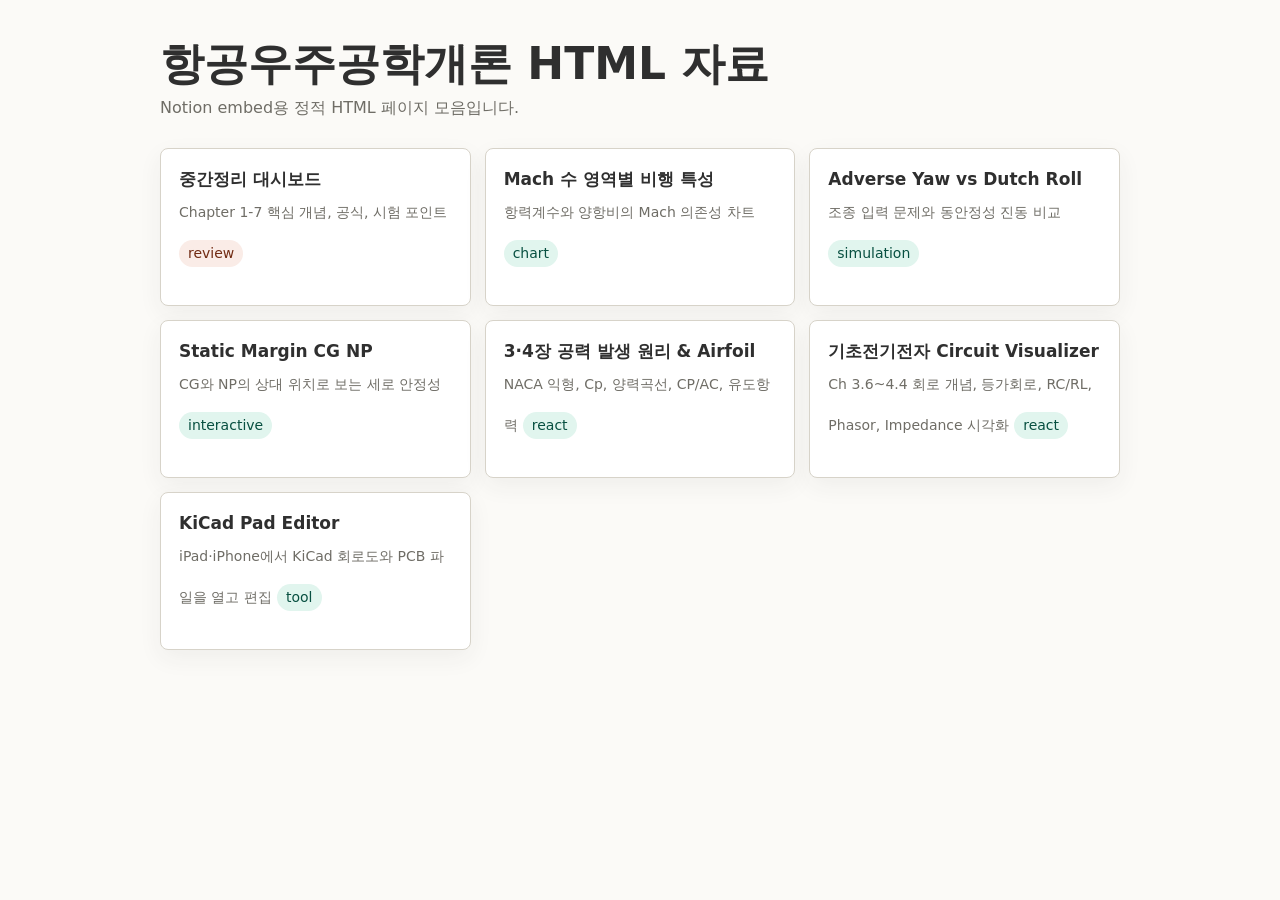
<file: index.html>
<!doctype html>
<html lang="ko">
<head>
  <meta charset="utf-8">
  <meta name="viewport" content="width=device-width, initial-scale=1">
  <title>Aerospace Engineering First</title>
  <style>
    :root {
      color-scheme: light;
      --ink: #2f2f2f;
      --muted: #6f6d66;
      --line: #d7d3c9;
      --panel: #f6f4ee;
      --accent: #d85a30;
      --green: #1d9e75;
    }

    body {
      margin: 0;
      font-family: Inter, "Noto Sans KR", system-ui, -apple-system, BlinkMacSystemFont, "Segoe UI", sans-serif;
      color: var(--ink);
      background: #fbfaf7;
      line-height: 1.5;
    }

    main {
      max-width: 960px;
      margin: 0 auto;
      padding: 40px 20px 56px;
    }

    h1 {
      margin: 0 0 8px;
      font-size: clamp(28px, 5vw, 44px);
      line-height: 1.08;
      letter-spacing: 0;
    }

    p {
      margin: 0;
      color: var(--muted);
    }

    .grid {
      display: grid;
      grid-template-columns: repeat(auto-fit, minmax(240px, 1fr));
      gap: 14px;
      margin-top: 28px;
    }

    a.card {
      display: block;
      min-height: 120px;
      padding: 18px;
      border: 1px solid var(--line);
      border-radius: 8px;
      background: white;
      color: inherit;
      text-decoration: none;
      box-shadow: 0 8px 24px rgba(47, 47, 47, 0.06);
    }

    .card strong {
      display: block;
      margin-bottom: 8px;
      font-size: 17px;
    }

    .card span {
      color: var(--muted);
      font-size: 14px;
    }

    .tag {
      display: inline-block;
      margin-top: 16px;
      padding: 3px 9px;
      border-radius: 999px;
      background: var(--panel);
      color: var(--muted);
      font-size: 12px;
    }

    .tag.exam {
      background: #faece7;
      color: #712b13;
    }

    .tag.interactive {
      background: #e1f5ee;
      color: #085041;
    }
  </style>
</head>
<body>
  <main>
    <h1>항공우주공학개론 HTML 자료</h1>
    <p>Notion embed용 정적 HTML 페이지 모음입니다.</p>

    <section class="grid" aria-label="HTML 자료 목록">
      <a class="card" href="./aerospace_intro_midterm_review_dashboard.html">
        <strong>중간정리 대시보드</strong>
        <span>Chapter 1-7 핵심 개념, 공식, 시험 포인트</span>
        <span class="tag exam">review</span>
      </a>

      <a class="card" href="./mach_speed_regime_characteristics.html">
        <strong>Mach 수 영역별 비행 특성</strong>
        <span>항력계수와 양항비의 Mach 의존성 차트</span>
        <span class="tag interactive">chart</span>
      </a>

      <a class="card" href="./adverse_yaw_vs_dutch_roll_comparison.html">
        <strong>Adverse Yaw vs Dutch Roll</strong>
        <span>조종 입력 문제와 동안정성 진동 비교</span>
        <span class="tag interactive">simulation</span>
      </a>

      <a class="card" href="./static_margin_cg_np_interactive.html">
        <strong>Static Margin CG NP</strong>
        <span>CG와 NP의 상대 위치로 보는 세로 안정성</span>
        <span class="tag interactive">interactive</span>
      </a>

      <a class="card" href="./aero_ch3_4_viz.html">
        <strong>3·4장 공력 발생 원리 & Airfoil</strong>
        <span>NACA 익형, Cp, 양력곡선, CP/AC, 유도항력</span>
        <span class="tag interactive">react</span>
      </a>
      <a class="card" href="./circuit-visualizer/">
        <strong>기초전기전자 Circuit Visualizer</strong>
        <span>Ch 3.6~4.4 회로 개념, 등가회로, RC/RL, Phasor, Impedance 시각화</span>
        <span class="tag interactive">react</span>
      </a>
      <a class="card" href="./kicad-editor/">
        <strong>KiCad Pad Editor</strong>
        <span>iPad·iPhone에서 KiCad 회로도와 PCB 파일을 열고 편집</span>
        <span class="tag interactive">tool</span>
      </a>
    </section>
  </main>
</body>
</html>
</file>
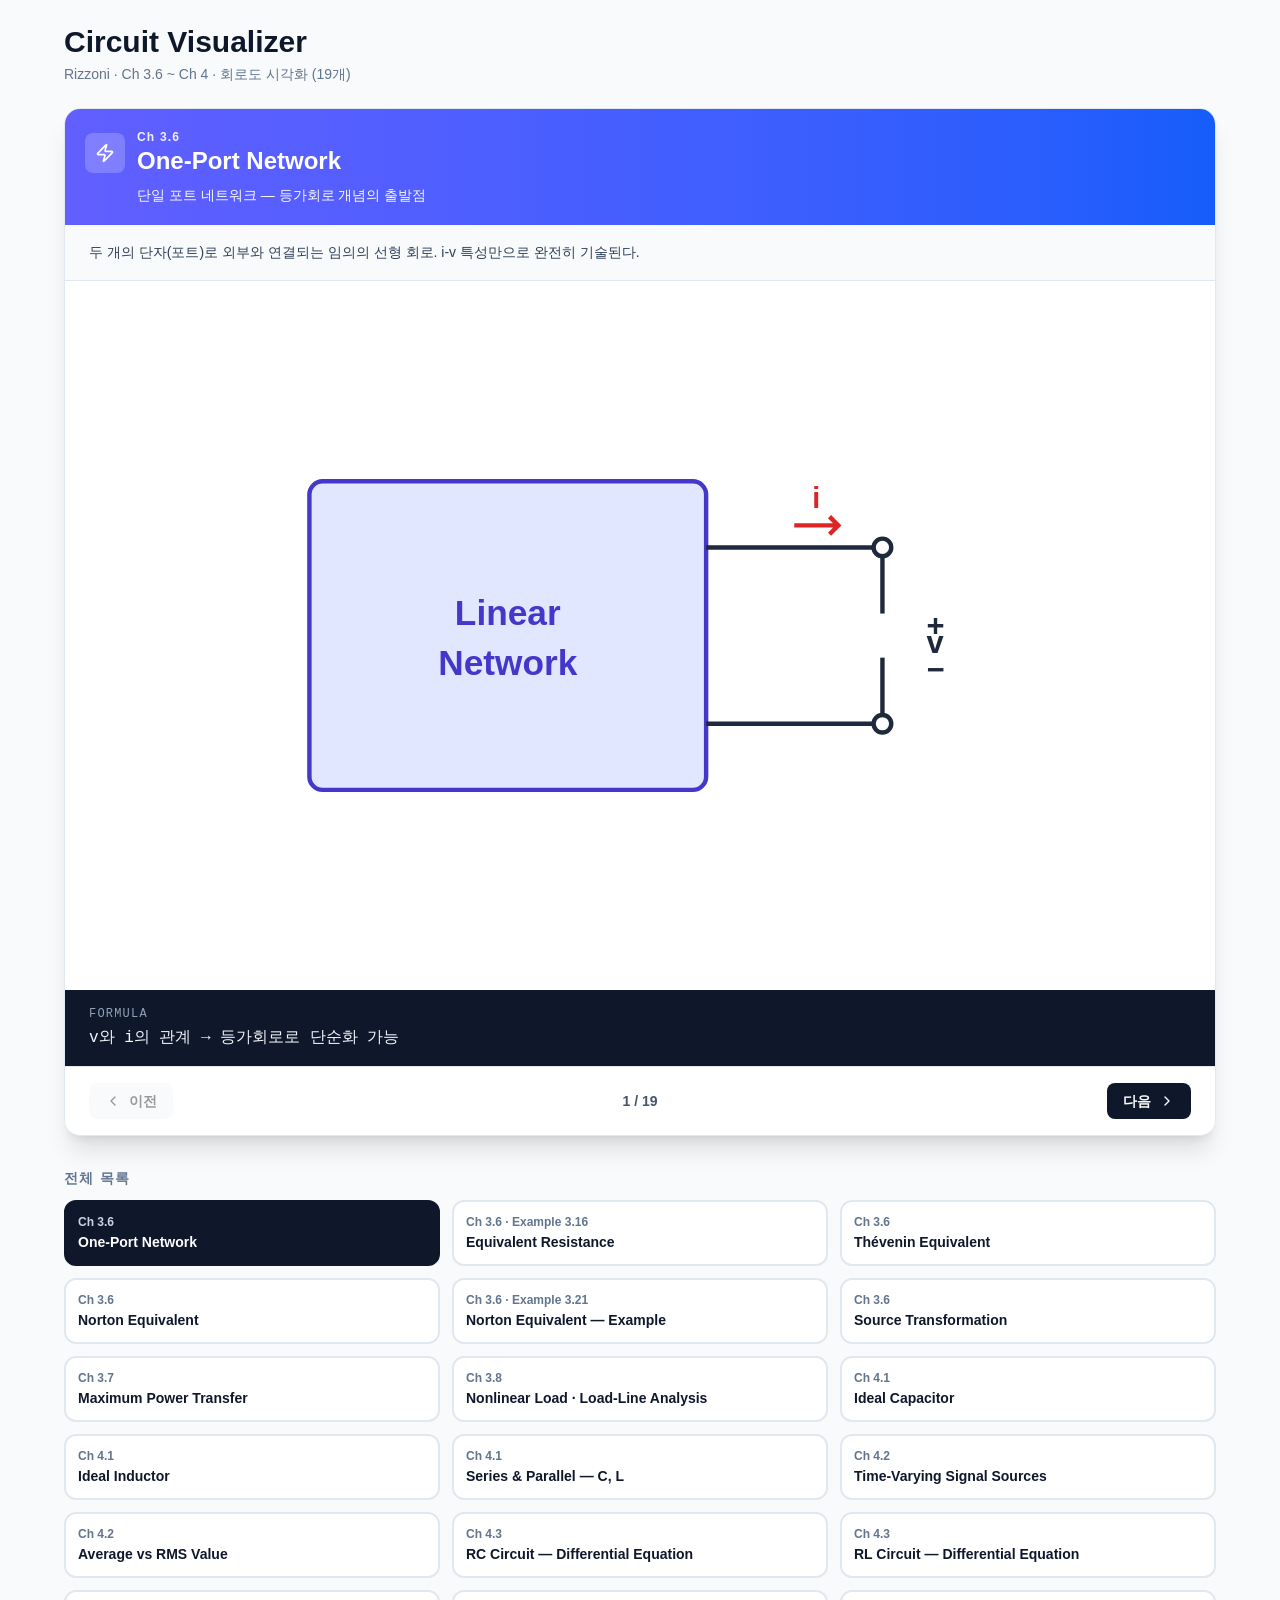
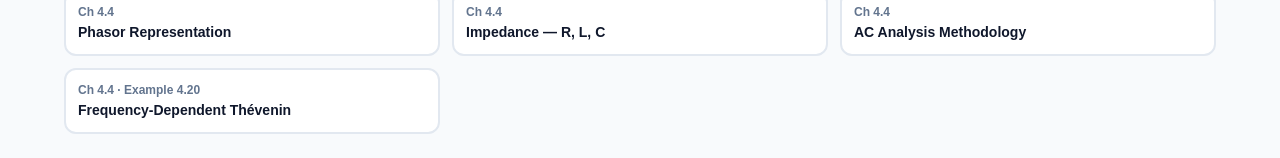
<file: circuit-visualizer/index.html>
<!doctype html>
<html lang="en">
  <head>
    <meta charset="UTF-8" />
    <link rel="icon" type="image/svg+xml" href="./favicon.svg" />
    <meta name="viewport" content="width=device-width, initial-scale=1.0" />
    <title>circuit-visualizer-notion</title>
    <script type="module" crossorigin src="./assets/index-Cl9-28c8.js"></script>
    <link rel="stylesheet" crossorigin href="./assets/index-f28qsSWQ.css">
  </head>
  <body>
    <div id="root"></div>
  </body>
</html>
</file>
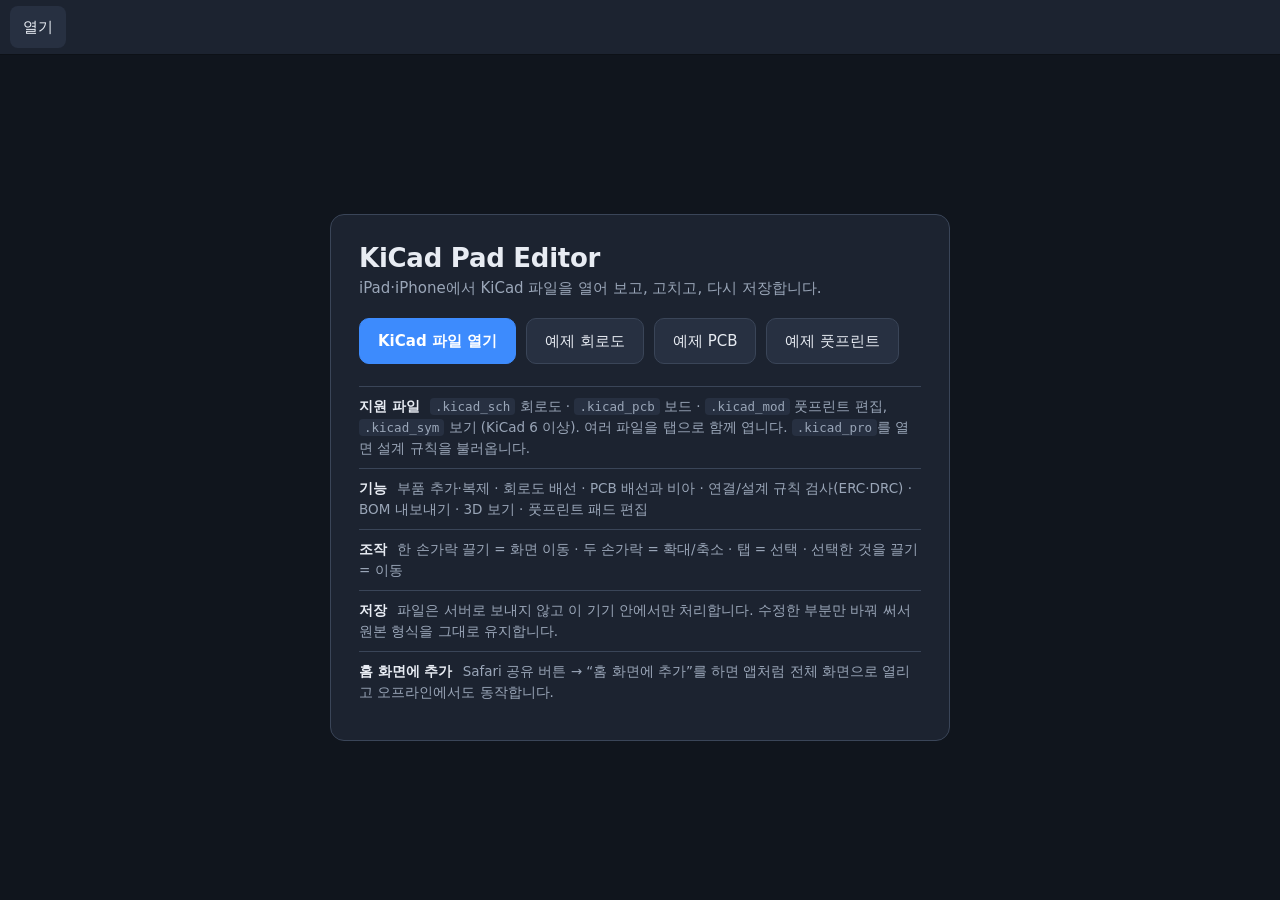
<file: kicad-editor/index.html>
<!doctype html>
<html lang="ko">
<head>
  <meta charset="utf-8">
  <meta name="viewport" content="width=device-width, initial-scale=1, viewport-fit=cover, user-scalable=no">
  <title>KiCad Pad Editor</title>
  <meta name="description" content="iPad·iPhone 브라우저에서 KiCad 회로도와 PCB 파일을 열고 편집합니다.">
  <meta name="theme-color" content="#1c2330">
  <meta name="apple-mobile-web-app-capable" content="yes">
  <meta name="mobile-web-app-capable" content="yes">
  <meta name="apple-mobile-web-app-status-bar-style" content="black-translucent">
  <meta name="apple-mobile-web-app-title" content="KiCad Pad">
  <link rel="manifest" href="./manifest.webmanifest">
  <link rel="icon" href="./icons/icon.svg" type="image/svg+xml">
  <link rel="apple-touch-icon" href="./icons/icon-180.png">
  <link rel="stylesheet" href="./style.css">
</head>
<body>
  <header class="bar" id="bar">
    <div class="group">
      <button data-act="open" title="파일 열기 (Ctrl+O)">열기</button>
      <button data-act="save" class="needs-doc primary" title="저장 (Ctrl+S)">저장</button>
      <button data-act="share" class="needs-doc" id="shareBtn" hidden title="공유 시트로 내보내기">공유</button>
    </div>
    <div class="group needs-doc">
      <button data-act="undo" id="undoBtn" title="실행 취소 (Ctrl+Z)">↶</button>
      <button data-act="redo" id="redoBtn" title="다시 실행 (Ctrl+Shift+Z)">↷</button>
    </div>
    <div class="group needs-doc tools" id="tools">
      <button data-tool="select" class="on" title="선택·이동 (Esc)">선택</button>
      <button data-tool="part" class="place-only" title="새 부품 놓기">부품+</button>
      <button data-tool="wire" class="sch-only" title="배선 그리기: 끌어서 긋기 (W)">배선</button>
      <button data-tool="label" class="sch-only" title="라벨 추가 (L)">라벨</button>
      <button data-tool="junction" class="sch-only" title="접점 추가 (J)">접점</button>
      <button data-tool="nc" class="sch-only" title="미연결 표시 추가 (Q)">NC</button>
      <button data-tool="text" class="sch-only" title="텍스트 추가 (T)">글자</button>
      <button data-tool="route" class="pcb-only" title="배선: 패드에서 패드로 끌어서 연결 (X)">배선</button>
      <button data-tool="via" class="pcb-only" title="비아 추가 (V)">비아</button>
      <button data-tool="pad" class="fp-only" title="패드 추가">패드</button>
      <button data-tool="fpline" class="fp-only" title="선 그리기: 끌어서 긋기">선</button>
    </div>
    <div class="group needs-doc layer-ctl">
      <label class="grid-label" title="배선·선을 그릴 레이어">레이어
        <select id="layerSel"></select>
      </label>
      <label class="grid-label pcb-only" title="새 배선의 폭 (mm)">폭
        <input id="widthInp" type="text" inputmode="decimal" size="4" autocomplete="off">
      </label>
    </div>
    <div class="group needs-doc">
      <button data-act="rotate" id="rotateBtn" title="90° 회전 (R)">회전</button>
      <button data-act="delete" id="deleteBtn" class="danger" title="삭제 (Delete)">삭제</button>
    </div>
    <div class="group needs-doc">
      <button data-act="check" class="check-only" title="연결·설계 규칙 검사">검사</button>
      <button data-act="view3d" class="pcb-only" title="3D 보기">3D</button>
      <button data-act="fit" title="화면에 맞춤 (F)">맞춤</button>
      <label class="grid-label" title="이동 격자">격자
        <select id="gridSel"></select>
      </label>
      <select id="symSel" hidden title="라이브러리 심볼 선택"></select>
      <button data-act="panel" id="panelBtn" title="속성·레이어 패널">패널</button>
    </div>
    <div class="file" id="fileInfo"></div>
  </header>

  <nav class="doctabs" id="doctabs"></nav>

  <main id="main">
    <div class="stage" id="stage">
      <canvas id="cv"></canvas>
      <div class="welcome" id="welcome">
        <div class="card">
          <h1>KiCad Pad Editor</h1>
          <p class="lead">iPad·iPhone에서 KiCad 파일을 열어 보고, 고치고, 다시 저장합니다.</p>
          <div class="actions">
            <button class="big primary" data-act="open">KiCad 파일 열기</button>
            <button class="big" data-sample="led_indicator.kicad_sch">예제 회로도</button>
            <button class="big" data-sample="led_indicator.kicad_pcb">예제 PCB</button>
            <button class="big" data-sample="R_0805_demo.kicad_mod">예제 풋프린트</button>
          </div>
          <div class="restore" id="restore" hidden>
            <button class="big" data-act="restore" id="restoreBtn"></button>
          </div>
          <ul class="notes">
            <li><b>지원 파일</b> <code>.kicad_sch</code> 회로도 · <code>.kicad_pcb</code> 보드 · <code>.kicad_mod</code> 풋프린트 편집, <code>.kicad_sym</code> 보기 (KiCad 6 이상). 여러 파일을 탭으로 함께 엽니다. <code>.kicad_pro</code>를 열면 설계 규칙을 불러옵니다.</li>
            <li><b>기능</b> 부품 추가·복제 · 회로도 배선 · PCB 배선과 비아 · 연결/설계 규칙 검사(ERC·DRC) · BOM 내보내기 · 3D 보기 · 풋프린트 패드 편집</li>
            <li><b>조작</b> 한 손가락 끌기 = 화면 이동 · 두 손가락 = 확대/축소 · 탭 = 선택 · 선택한 것을 끌기 = 이동</li>
            <li><b>저장</b> 파일은 서버로 보내지 않고 이 기기 안에서만 처리합니다. 수정한 부분만 바꿔 써서 원본 형식을 그대로 유지합니다.</li>
            <li><b>홈 화면에 추가</b> Safari 공유 버튼 → “홈 화면에 추가”를 하면 앱처럼 전체 화면으로 열리고 오프라인에서도 동작합니다.</li>
          </ul>
        </div>
      </div>
      <div class="view3d" id="view3d" hidden>
        <div class="v3-bar">
          <button data-act="v3iso">입체</button>
          <button data-act="v3top">위</button>
          <button data-act="v3bottom">아래</button>
          <button data-act="v3parts" id="v3parts" class="on">부품</button>
          <button data-act="view3d" class="primary">닫기</button>
        </div>
        <div class="v3-note">한 손가락: 회전 · 두 손가락: 이동/확대 · 부품은 실제 3D 모델이 아닌 크기 기준 근사 형상입니다</div>
      </div>
      <div class="hint" id="hint" hidden></div>
      <div class="status" id="status"></div>
    </div>
    <aside class="panel" id="panel" hidden>
      <div class="tabs">
        <button data-tab="props" class="on">속성</button>
        <button data-tab="layers" id="layersTab">레이어</button>
        <button data-tab="parts" id="partsTab" class="check-only">부품</button>
        <button data-tab="check" id="checkTab" class="check-only">검사</button>
        <button data-act="panel" class="close" title="닫기">×</button>
      </div>
      <div class="tab-body" id="propsBody"></div>
      <div class="tab-body" id="layersBody" hidden></div>
      <div class="tab-body" id="partsBody" hidden></div>
      <div class="tab-body" id="checkBody" hidden></div>
    </aside>
  </main>

  <dialog id="ask">
    <form method="dialog">
      <label id="askLabel" for="askInput"></label>
      <input id="askInput" type="text" autocomplete="off" autocapitalize="off" spellcheck="false">
      <div class="dlg-actions">
        <button value="cancel" type="submit">취소</button>
        <button value="ok" type="submit" class="primary">확인</button>
      </div>
    </form>
  </dialog>

  <dialog id="picker">
    <form method="dialog">
      <label for="pickInput">놓을 부품 고르기</label>
      <input id="pickInput" type="search" placeholder="이름으로 찾기" autocomplete="off" autocapitalize="off" spellcheck="false">
      <div class="pick-list" id="pickList"></div>
      <p class="pick-note" id="pickNote"></p>
      <div class="dlg-actions"><button value="cancel" type="submit">취소</button></div>
    </form>
  </dialog>

  <input type="file" id="fileInput" multiple hidden>
  <div class="toast" id="toast" hidden></div>
  <script type="module" src="./js/app.js"></script>
</body>
</html>
</file>
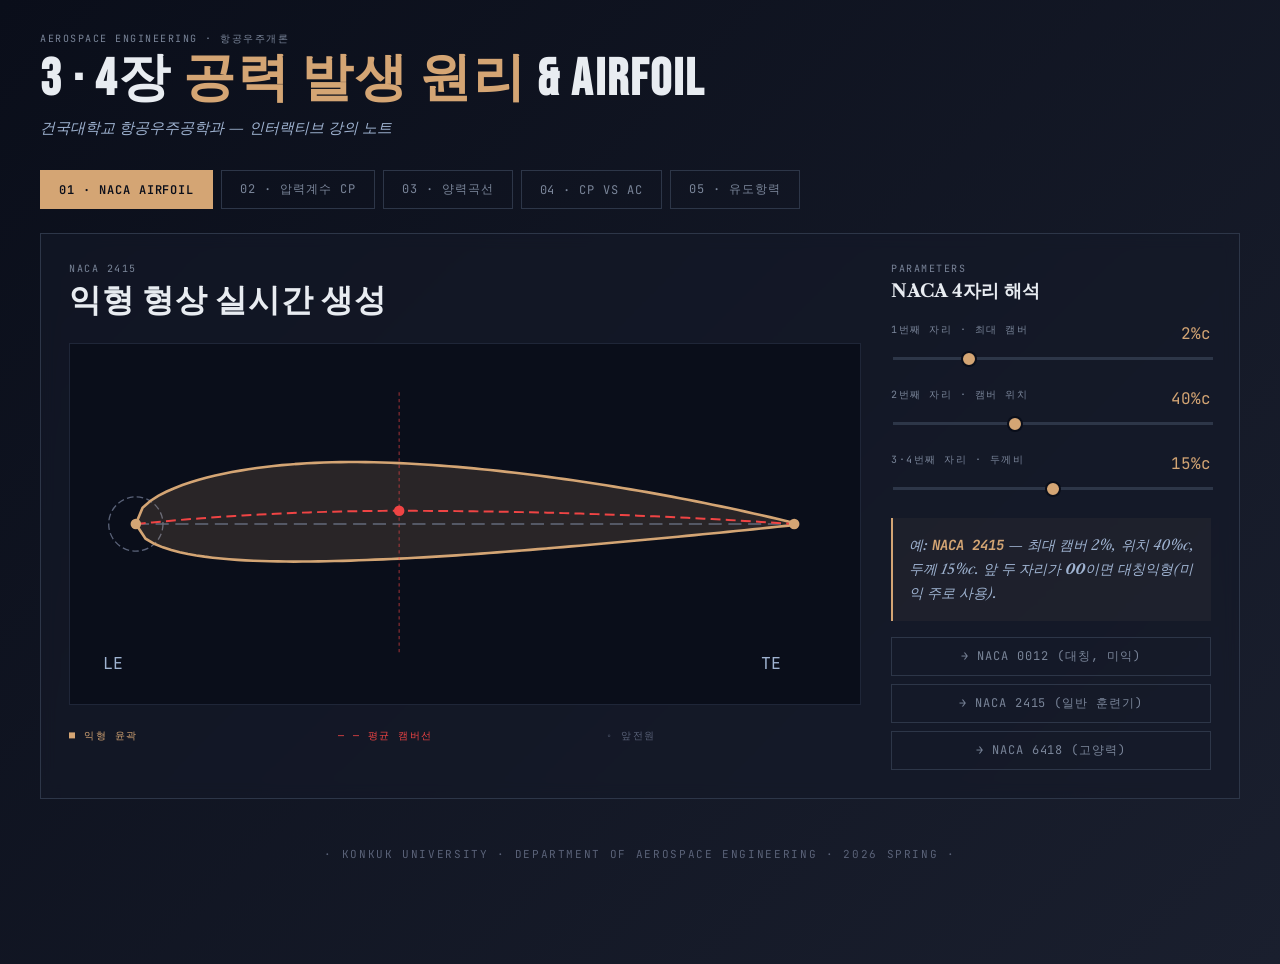
<file: aero_ch3_4_viz.html>
<!doctype html>
<html lang="ko">
<head>
  <meta charset="utf-8">
  <meta name="viewport" content="width=device-width, initial-scale=1">
  <title>3·4장 공력 발생 원리 & Airfoil</title>
  <meta name="description" content="항공우주공학개론 3·4장 공력 발생 원리와 Airfoil 인터랙티브 시각화">
  <style>
    html,
    body,
    #root {
      margin: 0;
      min-height: 100%;
    }

    body {
      background: #0a0e1a;
    }
  </style>
</head>
<body>
  <div id="root"></div>
  <script src="./assets/aero_ch3_4_viz.js"></script>
</body>
</html>
</file>
<file: kicad-editor/style.css>
:root {
  --bar: #1c2330;
  --bar-2: #273041;
  --line: #3a4558;
  --ink: #e8ecf3;
  --muted: #9aa6b8;
  --accent: #3d8bfd;
  --danger: #e5484d;
  --panel: #f7f8fa;
  --panel-ink: #1e2430;
  --panel-line: #d9dee7;
  --radius: 8px;
  color-scheme: dark;
}

* { box-sizing: border-box; }

/* no double-tap zoom: repeated taps on a button (undo, rotate) must all register */
html, body, button, select, input, textarea, label { touch-action: manipulation; }

html, body {
  margin: 0;
  height: 100%;
  overflow: hidden;
  background: var(--bar);
  color: var(--ink);
  font-family: -apple-system, BlinkMacSystemFont, "Apple SD Gothic Neo", "Noto Sans KR", "Segoe UI", system-ui, sans-serif;
  font-size: 15px;
  -webkit-text-size-adjust: 100%;
  -webkit-tap-highlight-color: transparent;
  overscroll-behavior: none;
}

body {
  display: flex;
  flex-direction: column;
  height: 100dvh;
}

button, select, input, textarea { font: inherit; color: inherit; }

/* ---------- toolbar ---------- */

.bar {
  display: flex;
  align-items: center;
  gap: 10px;
  padding: calc(6px + env(safe-area-inset-top)) calc(10px + env(safe-area-inset-right)) 6px calc(10px + env(safe-area-inset-left));
  background: var(--bar);
  border-bottom: 1px solid #0d1117;
  overflow-x: auto;
  scrollbar-width: none;
  flex: none;
  -webkit-user-select: none;
  user-select: none;
}
.bar::-webkit-scrollbar { display: none; }

.group {
  display: flex;
  align-items: center;
  gap: 2px;
  padding: 2px;
  background: var(--bar-2);
  border-radius: var(--radius);
  flex: none;
}

.bar button, .bar select {
  min-height: 38px;
  min-width: 42px;
  padding: 0 11px;
  border: 0;
  border-radius: 6px;
  background: transparent;
  white-space: nowrap;
  cursor: pointer;
}
.bar button:hover { background: rgba(255, 255, 255, 0.08); }
.bar button:active { background: rgba(255, 255, 255, 0.16); }
.bar button.on { background: var(--accent); color: #fff; }
.bar button.primary { background: var(--accent); color: #fff; font-weight: 600; }
.bar button.danger { color: #ff8a8d; }
.bar button:disabled { opacity: 0.35; cursor: default; background: transparent; }
.bar select { background: #1c2330; padding: 0 6px; }
.grid-label { display: flex; align-items: center; gap: 6px; padding-left: 9px; color: var(--muted); font-size: 13px; }

.file {
  margin-left: auto;
  padding-left: 8px;
  flex: none;
  max-width: 34vw;
  text-align: right;
  line-height: 1.25;
  font-size: 13px;
  color: var(--muted);
  white-space: nowrap;
  overflow: hidden;
  text-overflow: ellipsis;
}
.file b { display: block; color: var(--ink); font-weight: 600; overflow: hidden; text-overflow: ellipsis; }
.file .dirty { color: #ffb454; }

body:not(.has-doc) .needs-doc { display: none; }
body:not(.is-sch) .sch-only { display: none; }
body:not(.is-pcb) .pcb-only { display: none; }
body:not(.is-pcb):not(.is-sch) .place-only { display: none; }
body:not(.is-fp) .fp-only { display: none; }
body:not(.is-pcb):not(.is-fp) .layer-ctl { display: none; }
body:not(.is-pcb):not(.is-sch) .check-only { display: none; }
body:not(.is-pcb):not(.is-fp) #layersTab { display: none; }

.bar input {
  width: 58px;
  min-height: 34px;
  padding: 0 6px;
  border: 1px solid var(--line);
  border-radius: 6px;
  background: #1c2330;
  font-size: 15px;
}

/* ---------- document tabs ---------- */

.doctabs {
  display: flex;
  gap: 2px;
  padding: 4px calc(10px + env(safe-area-inset-right)) 0 calc(10px + env(safe-area-inset-left));
  background: #151b26;
  overflow-x: auto;
  scrollbar-width: none;
  flex: none;
  -webkit-user-select: none;
  user-select: none;
}
.doctabs:empty { display: none; }
.doctabs::-webkit-scrollbar { display: none; }
.doctab {
  display: flex;
  align-items: center;
  gap: 4px;
  flex: none;
  max-width: 260px;
  padding-left: 12px;
  border-radius: 8px 8px 0 0;
  background: transparent;
  color: var(--muted);
  font-size: 13.5px;
}
.doctab.on { background: var(--bar-2); color: var(--ink); }
.doctab button { border: 0; background: transparent; cursor: pointer; min-height: 34px; }
.doctab .name { overflow: hidden; text-overflow: ellipsis; white-space: nowrap; padding: 0; text-align: left; }
.doctab .kind { font-size: 10.5px; padding: 1px 5px; border-radius: 4px; background: #33405a; color: #cfd8ea; flex: none; }
.doctab .x { padding: 0 10px 0 6px; font-size: 17px; color: var(--muted); }
.doctab .dirty { color: #ffb454; }

/* ---------- 3D view ---------- */

.view3d { position: absolute; inset: 0; z-index: 4; background: #1a2130; }
.view3d[hidden] { display: none; }
.v3-bar {
  position: absolute;
  top: 10px;
  right: calc(10px + env(safe-area-inset-right));
  display: flex;
  gap: 2px;
  padding: 2px;
  border-radius: var(--radius);
  background: rgba(28, 35, 48, 0.9);
  z-index: 1;
}
.v3-bar button { min-height: 38px; padding: 0 13px; border: 0; border-radius: 6px; background: transparent; cursor: pointer; }
.v3-bar button.on { background: #3a4558; }
.v3-bar button.primary { background: var(--accent); color: #fff; font-weight: 600; }
.v3-note {
  position: absolute;
  left: 50%;
  bottom: calc(10px + env(safe-area-inset-bottom));
  transform: translateX(-50%);
  max-width: calc(100% - 24px);
  padding: 6px 12px;
  border-radius: 999px;
  background: rgba(15, 20, 28, 0.78);
  color: #d5dbe6;
  font-size: 12px;
  text-align: center;
  pointer-events: none;
}

/* ---------- stage ---------- */

main {
  flex: 1;
  display: flex;
  min-height: 0;
  position: relative;
}

.stage {
  flex: 1;
  position: relative;
  min-width: 0;
  background: #10151d;
}

canvas {
  position: absolute;
  inset: 0;
  width: 100%;
  height: 100%;
  touch-action: none;
  display: block;
  -webkit-user-select: none;
  user-select: none;
  -webkit-touch-callout: none;
}

.status {
  position: absolute;
  left: calc(8px + env(safe-area-inset-left));
  bottom: calc(8px + env(safe-area-inset-bottom));
  padding: 4px 9px;
  border-radius: 6px;
  background: rgba(15, 20, 28, 0.72);
  color: #d5dbe6;
  font-size: 12px;
  font-variant-numeric: tabular-nums;
  pointer-events: none;
}
.status:empty { display: none; }

.hint {
  position: absolute;
  left: 50%;
  top: 10px;
  transform: translateX(-50%);
  max-width: calc(100% - 24px);
  padding: 7px 13px;
  border-radius: 999px;
  background: rgba(15, 20, 28, 0.82);
  color: #fff;
  font-size: 13px;
  pointer-events: none;
  text-align: center;
}

/* ---------- welcome ---------- */

.welcome {
  position: absolute;
  inset: 0;
  display: grid;
  place-items: center;
  padding: 20px;
  overflow: auto;
  background: #10151d;
}
body.has-doc .welcome { display: none; }

.card {
  width: min(620px, 100%);
  padding: 28px;
  border: 1px solid var(--line);
  border-radius: 14px;
  background: var(--bar);
}
.card h1 { margin: 0 0 6px; font-size: 26px; letter-spacing: -0.01em; }
.lead { margin: 0 0 20px; color: var(--muted); }
.actions { display: flex; flex-wrap: wrap; gap: 10px; }
.restore { margin-top: 10px; }
button.big {
  min-height: 46px;
  padding: 0 18px;
  border: 1px solid var(--line);
  border-radius: 10px;
  background: var(--bar-2);
  cursor: pointer;
}
button.big.primary { background: var(--accent); border-color: var(--accent); color: #fff; font-weight: 600; }
.notes { margin: 22px 0 0; padding: 0; list-style: none; color: var(--muted); font-size: 13.5px; line-height: 1.55; }
.notes li { padding: 9px 0; border-top: 1px solid var(--line); }
.notes b { color: var(--ink); margin-right: 6px; }
code { padding: 1px 5px; border-radius: 4px; background: var(--bar-2); font-size: 12.5px; }
.drop .stage::after {
  content: "여기에 놓아서 열기";
  position: absolute;
  inset: 12px;
  display: grid;
  place-items: center;
  border: 2px dashed var(--accent);
  border-radius: 14px;
  background: rgba(61, 139, 253, 0.14);
  font-size: 20px;
  pointer-events: none;
}

/* ---------- side panel ---------- */

.panel {
  width: 300px;
  flex: none;
  display: flex;
  flex-direction: column;
  background: var(--panel);
  color: var(--panel-ink);
  border-left: 1px solid #0d1117;
  color-scheme: light;
  padding-right: env(safe-area-inset-right);
}
.panel[hidden] { display: none; }

.tabs { display: flex; gap: 4px; padding: 8px; border-bottom: 1px solid var(--panel-line); flex: none; }
.tabs button {
  min-height: 36px;
  padding: 0 14px;
  border: 0;
  border-radius: 6px;
  background: transparent;
  cursor: pointer;
  color: #5a6475;
}
.tabs button.on { background: #e3e8f0; color: var(--panel-ink); font-weight: 600; }
.tabs .close { margin-left: auto; font-size: 20px; padding: 0 12px; }

.tab-body { flex: 1; overflow-y: auto; padding: 12px 12px calc(16px + env(safe-area-inset-bottom)); -webkit-overflow-scrolling: touch; }
.tab-body[hidden] { display: none; }
.tab-body h2 { margin: 0 0 10px; font-size: 16px; overflow-wrap: anywhere; }
.empty { color: #6b7587; font-size: 13.5px; line-height: 1.55; }

.field { display: block; margin-bottom: 10px; }
.field > span { display: block; margin-bottom: 3px; font-size: 12px; color: #5a6475; }
.field input, .field select, .field textarea {
  width: 100%;
  min-height: 38px;
  padding: 6px 9px;
  border: 1px solid var(--panel-line);
  border-radius: 6px;
  background: #fff;
  font-size: 16px; /* avoids iOS zoom-on-focus */
}
.field textarea { min-height: 76px; resize: vertical; }
.field input:focus, .field select:focus, .field textarea:focus { outline: 2px solid var(--accent); outline-offset: -1px; }
.field .info { font-size: 14px; overflow-wrap: anywhere; padding: 2px 0; }
.row2 { display: grid; grid-template-columns: 1fr 1fr; gap: 8px; }

.panel-btn {
  width: 100%;
  min-height: 38px;
  margin-top: 4px;
  border: 1px solid var(--panel-line);
  border-radius: 6px;
  background: #fff;
  cursor: pointer;
}
.panel-btn.on { background: #1e2430; border-color: #1e2430; color: #fff; }
.note { margin-top: 12px; padding: 9px 10px; border-radius: 6px; background: #fff4d6; color: #6b4e00; font-size: 12.5px; line-height: 1.5; }

.layer {
  display: flex;
  align-items: center;
  gap: 10px;
  width: 100%;
  min-height: 38px;
  padding: 0 8px;
  border: 0;
  border-radius: 6px;
  background: transparent;
  text-align: left;
  cursor: pointer;
}
.layer:hover { background: #e9edf3; }
.layer i { width: 18px; height: 18px; border-radius: 4px; border: 1px solid rgba(0, 0, 0, 0.25); flex: none; }
.layer.off { color: #9aa3b1; }
.layer.off i { background: transparent !important; }
.layer-tools { display: grid; grid-template-columns: 1fr 1fr 1fr; gap: 6px; margin-bottom: 10px; }
.layer-tools .panel-btn { margin: 0; font-size: 13px; }

.rules { display: grid; grid-template-columns: 1fr 1fr; gap: 0 8px; }
.check-sum { margin: 4px 0 10px; padding: 9px 10px; border-radius: 6px; font-size: 13.5px; line-height: 1.5; background: #e6f4ea; color: #14532d; }
.check-sum.bad { background: #fde8e8; color: #8a1c1c; }
.check-sum.warn { background: #fff4d6; color: #6b4e00; }
.viol {
  display: flex;
  gap: 8px;
  width: 100%;
  padding: 8px;
  border: 0;
  border-bottom: 1px solid var(--panel-line);
  background: transparent;
  text-align: left;
  font-size: 13px;
  line-height: 1.45;
  cursor: pointer;
  overflow-wrap: anywhere;
}
.viol:hover, .viol.on { background: #e9edf3; }
.viol i { width: 9px; height: 9px; margin-top: 5px; border-radius: 50%; background: #e5484d; flex: none; }
.viol.warn i { background: #e0a100; }
.drc-ok { margin-top: 10px; padding: 8px 10px; border-radius: 6px; background: #e6f4ea; color: #14532d; font-size: 13px; line-height: 1.5; }
.drc-bad { margin-top: 10px; padding: 8px 10px; border-radius: 6px; background: #fde8e8; color: #8a1c1c; font-size: 13px; line-height: 1.5; overflow-wrap: anywhere; }

table.pins { width: 100%; border-collapse: collapse; font-size: 13px; background: #fff; border: 1px solid var(--panel-line); border-radius: 6px; }
table.pins th, table.pins td { padding: 5px 7px; text-align: left; border-bottom: 1px solid var(--panel-line); overflow-wrap: anywhere; vertical-align: top; }
table.pins th { font-weight: 600; color: #5a6475; font-size: 12px; background: #f0f3f7; }
table.pins td:first-child { font-weight: 600; white-space: nowrap; }
.field a.info { display: block; color: #1d5fd1; }
.part {
  display: grid;
  grid-template-columns: 62px 1fr;
  gap: 0 8px;
  width: 100%;
  padding: 7px 8px;
  border: 0;
  border-bottom: 1px solid var(--panel-line);
  background: transparent;
  text-align: left;
  font-size: 13.5px;
  cursor: pointer;
}
.part:hover, .part.on { background: #e9edf3; }
.part span { overflow: hidden; text-overflow: ellipsis; white-space: nowrap; }
.part em { grid-column: 2; font-style: normal; font-size: 12px; color: #6b7587; }
.tabs { overflow-x: auto; scrollbar-width: none; }
.tabs button { flex: none; padding: 0 11px; }

.pick-list { max-height: min(52vh, 460px); margin-top: 10px; overflow-y: auto; border: 1px solid var(--panel-line); border-radius: 6px; background: #fff; -webkit-overflow-scrolling: touch; }
.pick-group { position: sticky; top: 0; padding: 5px 8px; background: #f0f3f7; color: #5a6475; font-size: 12px; font-weight: 600; }
.pick-list .part { grid-template-columns: 130px 1fr; min-height: 40px; align-items: center; }
.pick-list .empty { padding: 12px; margin: 0; }
.pick-note { margin: 10px 0 0; color: #5a6475; font-size: 12.5px; line-height: 1.5; }

/* ---------- dialog / toast ---------- */

dialog {
  width: min(420px, calc(100vw - 32px));
  padding: 18px;
  border: 0;
  border-radius: 12px;
  background: var(--panel);
  color: var(--panel-ink);
  color-scheme: light;
}
dialog::backdrop { background: rgba(0, 0, 0, 0.5); }
dialog label { display: block; margin-bottom: 8px; font-weight: 600; }
dialog input { width: 100%; min-height: 42px; padding: 6px 10px; border: 1px solid var(--panel-line); border-radius: 6px; font-size: 16px; background: #fff; }
.dlg-actions { display: flex; justify-content: flex-end; gap: 8px; margin-top: 14px; }
.dlg-actions button { min-height: 40px; padding: 0 16px; border: 1px solid var(--panel-line); border-radius: 6px; background: #fff; cursor: pointer; }
.dlg-actions .primary { background: var(--accent); border-color: var(--accent); color: #fff; font-weight: 600; }

.toast {
  position: fixed;
  left: 50%;
  bottom: calc(22px + env(safe-area-inset-bottom));
  transform: translateX(-50%);
  max-width: calc(100vw - 32px);
  padding: 10px 16px;
  border-radius: 10px;
  background: #0f141c;
  border: 1px solid var(--line);
  color: #fff;
  font-size: 14px;
  z-index: 20;
}
.toast.error { border-color: var(--danger); }

/* ---------- narrow screens: panel becomes a bottom sheet ---------- */

@media (max-width: 760px) {
  .panel {
    position: absolute;
    left: 0;
    right: 0;
    bottom: 0;
    width: auto;
    max-height: 46%;
    border-left: 0;
    border-top: 1px solid #0d1117;
    border-radius: 14px 14px 0 0;
    box-shadow: 0 -8px 30px rgba(0, 0, 0, 0.35);
    z-index: 5;
  }
  .file { display: none; }
  .card { padding: 20px; }
}
</file>
<file: circuit-visualizer/assets/index-f28qsSWQ.css>
/*! tailwindcss v4.2.4 | MIT License | https://tailwindcss.com */
@layer properties{@supports (((-webkit-hyphens:none)) and (not (margin-trim:inline))) or ((-moz-orient:inline) and (not (color:rgb(from red r g b)))){*,:before,:after,::backdrop{--tw-rotate-x:initial;--tw-rotate-y:initial;--tw-rotate-z:initial;--tw-skew-x:initial;--tw-skew-y:initial;--tw-border-style:solid;--tw-gradient-position:initial;--tw-gradient-from:#0000;--tw-gradient-via:#0000;--tw-gradient-to:#0000;--tw-gradient-stops:initial;--tw-gradient-via-stops:initial;--tw-gradient-from-position:0%;--tw-gradient-via-position:50%;--tw-gradient-to-position:100%;--tw-leading:initial;--tw-font-weight:initial;--tw-tracking:initial;--tw-shadow:0 0 #0000;--tw-shadow-color:initial;--tw-shadow-alpha:100%;--tw-inset-shadow:0 0 #0000;--tw-inset-shadow-color:initial;--tw-inset-shadow-alpha:100%;--tw-ring-color:initial;--tw-ring-shadow:0 0 #0000;--tw-inset-ring-color:initial;--tw-inset-ring-shadow:0 0 #0000;--tw-ring-inset:initial;--tw-ring-offset-width:0px;--tw-ring-offset-color:#fff;--tw-ring-offset-shadow:0 0 #0000;--tw-blur:initial;--tw-brightness:initial;--tw-contrast:initial;--tw-grayscale:initial;--tw-hue-rotate:initial;--tw-invert:initial;--tw-opacity:initial;--tw-saturate:initial;--tw-sepia:initial;--tw-drop-shadow:initial;--tw-drop-shadow-color:initial;--tw-drop-shadow-alpha:100%;--tw-drop-shadow-size:initial;--tw-backdrop-blur:initial;--tw-backdrop-brightness:initial;--tw-backdrop-contrast:initial;--tw-backdrop-grayscale:initial;--tw-backdrop-hue-rotate:initial;--tw-backdrop-invert:initial;--tw-backdrop-opacity:initial;--tw-backdrop-saturate:initial;--tw-backdrop-sepia:initial}}}@layer theme{:root,:host{--font-sans:ui-sans-serif, system-ui, sans-serif, "Apple Color Emoji", "Segoe UI Emoji", "Segoe UI Symbol", "Noto Color Emoji";--font-mono:ui-monospace, SFMono-Regular, Menlo, Monaco, Consolas, "Liberation Mono", "Courier New", monospace;--color-red-600:oklch(57.7% .245 27.325);--color-orange-600:oklch(64.6% .222 41.116);--color-amber-500:oklch(76.9% .188 70.08);--color-emerald-500:oklch(69.6% .17 162.48);--color-teal-600:oklch(60% .118 184.704);--color-cyan-600:oklch(60.9% .126 221.723);--color-sky-500:oklch(68.5% .169 237.323);--color-blue-600:oklch(54.6% .245 262.881);--color-indigo-500:oklch(58.5% .233 277.117);--color-violet-500:oklch(60.6% .25 292.717);--color-purple-600:oklch(55.8% .288 302.321);--color-fuchsia-500:oklch(66.7% .295 322.15);--color-pink-600:oklch(59.2% .249 .584);--color-rose-500:oklch(64.5% .246 16.439);--color-slate-50:oklch(98.4% .003 247.858);--color-slate-100:oklch(96.8% .007 247.896);--color-slate-200:oklch(92.9% .013 255.508);--color-slate-300:oklch(86.9% .022 252.894);--color-slate-400:oklch(70.4% .04 256.788);--color-slate-500:oklch(55.4% .046 257.417);--color-slate-600:oklch(44.6% .043 257.281);--color-slate-700:oklch(37.2% .044 257.287);--color-slate-800:oklch(27.9% .041 260.031);--color-slate-900:oklch(20.8% .042 265.755);--color-white:#fff;--spacing:.25rem;--container-6xl:72rem;--text-xs:.75rem;--text-xs--line-height:calc(1 / .75);--text-sm:.875rem;--text-sm--line-height:calc(1.25 / .875);--text-base:1rem;--text-base--line-height:calc(1.5 / 1);--text-2xl:1.5rem;--text-2xl--line-height:calc(2 / 1.5);--text-3xl:1.875rem;--text-3xl--line-height:calc(2.25 / 1.875);--font-weight-semibold:600;--font-weight-bold:700;--font-weight-black:900;--tracking-widest:.1em;--leading-relaxed:1.625;--radius-lg:.5rem;--radius-xl:.75rem;--radius-2xl:1rem;--default-transition-duration:.15s;--default-transition-timing-function:cubic-bezier(.4, 0, .2, 1);--default-font-family:var(--font-sans);--default-mono-font-family:var(--font-mono)}}@layer base{*,:after,:before,::backdrop{box-sizing:border-box;border:0 solid;margin:0;padding:0}::file-selector-button{box-sizing:border-box;border:0 solid;margin:0;padding:0}html,:host{-webkit-text-size-adjust:100%;tab-size:4;line-height:1.5;font-family:var(--default-font-family,ui-sans-serif, system-ui, sans-serif, "Apple Color Emoji", "Segoe UI Emoji", "Segoe UI Symbol", "Noto Color Emoji");font-feature-settings:var(--default-font-feature-settings,normal);font-variation-settings:var(--default-font-variation-settings,normal);-webkit-tap-highlight-color:transparent}hr{height:0;color:inherit;border-top-width:1px}abbr:where([title]){-webkit-text-decoration:underline dotted;text-decoration:underline dotted}h1,h2,h3,h4,h5,h6{font-size:inherit;font-weight:inherit}a{color:inherit;-webkit-text-decoration:inherit;-webkit-text-decoration:inherit;-webkit-text-decoration:inherit;-webkit-text-decoration:inherit;text-decoration:inherit}b,strong{font-weight:bolder}code,kbd,samp,pre{font-family:var(--default-mono-font-family,ui-monospace, SFMono-Regular, Menlo, Monaco, Consolas, "Liberation Mono", "Courier New", monospace);font-feature-settings:var(--default-mono-font-feature-settings,normal);font-variation-settings:var(--default-mono-font-variation-settings,normal);font-size:1em}small{font-size:80%}sub,sup{vertical-align:baseline;font-size:75%;line-height:0;position:relative}sub{bottom:-.25em}sup{top:-.5em}table{text-indent:0;border-color:inherit;border-collapse:collapse}:-moz-focusring{outline:auto}progress{vertical-align:baseline}summary{display:list-item}ol,ul,menu{list-style:none}img,svg,video,canvas,audio,iframe,embed,object{vertical-align:middle;display:block}img,video{max-width:100%;height:auto}button,input,select,optgroup,textarea{font:inherit;font-feature-settings:inherit;font-variation-settings:inherit;letter-spacing:inherit;color:inherit;opacity:1;background-color:#0000;border-radius:0}::file-selector-button{font:inherit;font-feature-settings:inherit;font-variation-settings:inherit;letter-spacing:inherit;color:inherit;opacity:1;background-color:#0000;border-radius:0}:where(select:is([multiple],[size])) optgroup{font-weight:bolder}:where(select:is([multiple],[size])) optgroup option{padding-inline-start:20px}::file-selector-button{margin-inline-end:4px}::placeholder{opacity:1}@supports (not ((-webkit-appearance:-apple-pay-button))) or (contain-intrinsic-size:1px){::placeholder{color:currentColor}@supports (color:color-mix(in lab, red, red)){::placeholder{color:color-mix(in oklab, currentcolor 50%, transparent)}}}textarea{resize:vertical}::-webkit-search-decoration{-webkit-appearance:none}::-webkit-date-and-time-value{min-height:1lh;text-align:inherit}::-webkit-datetime-edit{display:inline-flex}::-webkit-datetime-edit-fields-wrapper{padding:0}::-webkit-datetime-edit{padding-block:0}::-webkit-datetime-edit-year-field{padding-block:0}::-webkit-datetime-edit-month-field{padding-block:0}::-webkit-datetime-edit-day-field{padding-block:0}::-webkit-datetime-edit-hour-field{padding-block:0}::-webkit-datetime-edit-minute-field{padding-block:0}::-webkit-datetime-edit-second-field{padding-block:0}::-webkit-datetime-edit-millisecond-field{padding-block:0}::-webkit-datetime-edit-meridiem-field{padding-block:0}::-webkit-calendar-picker-indicator{line-height:1}:-moz-ui-invalid{box-shadow:none}button,input:where([type=button],[type=reset],[type=submit]){appearance:button}::file-selector-button{appearance:button}::-webkit-inner-spin-button{height:auto}::-webkit-outer-spin-button{height:auto}[hidden]:where(:not([hidden=until-found])){display:none!important}}@layer components;@layer utilities{.start{inset-inline-start:var(--spacing)}.end{inset-inline-end:var(--spacing)}.mx-auto{margin-inline:auto}.mt-0\.5{margin-top:calc(var(--spacing) * .5)}.mt-8{margin-top:calc(var(--spacing) * 8)}.mb-1{margin-bottom:calc(var(--spacing) * 1)}.mb-2{margin-bottom:calc(var(--spacing) * 2)}.mb-3{margin-bottom:calc(var(--spacing) * 3)}.mb-6{margin-bottom:calc(var(--spacing) * 6)}.ml-13{margin-left:calc(var(--spacing) * 13)}.flex{display:flex}.grid{display:grid}.h-10{height:calc(var(--spacing) * 10)}.h-full{height:100%}.min-h-screen{min-height:100vh}.w-10{width:calc(var(--spacing) * 10)}.w-full{width:100%}.max-w-6xl{max-width:var(--container-6xl)}.transform{transform:var(--tw-rotate-x,) var(--tw-rotate-y,) var(--tw-rotate-z,) var(--tw-skew-x,) var(--tw-skew-y,)}.grid-cols-1{grid-template-columns:repeat(1,minmax(0,1fr))}.grid-cols-2{grid-template-columns:repeat(2,minmax(0,1fr))}.items-center{align-items:center}.justify-between{justify-content:space-between}.justify-center{justify-content:center}.gap-2{gap:calc(var(--spacing) * 2)}.gap-3{gap:calc(var(--spacing) * 3)}.gap-4{gap:calc(var(--spacing) * 4)}.overflow-hidden{overflow:hidden}.rounded-2xl{border-radius:var(--radius-2xl)}.rounded-lg{border-radius:var(--radius-lg)}.rounded-xl{border-radius:var(--radius-xl)}.border{border-style:var(--tw-border-style);border-width:1px}.border-2{border-style:var(--tw-border-style);border-width:2px}.border-t{border-top-style:var(--tw-border-style);border-top-width:1px}.border-b{border-bottom-style:var(--tw-border-style);border-bottom-width:1px}.border-slate-200{border-color:var(--color-slate-200)}.border-slate-900{border-color:var(--color-slate-900)}.bg-slate-50{background-color:var(--color-slate-50)}.bg-slate-100{background-color:var(--color-slate-100)}.bg-slate-900{background-color:var(--color-slate-900)}.bg-white{background-color:var(--color-white)}.bg-white\/20{background-color:#fff3}@supports (color:color-mix(in lab, red, red)){.bg-white\/20{background-color:color-mix(in oklab, var(--color-white) 20%, transparent)}}.bg-gradient-to-r{--tw-gradient-position:to right in oklab;background-image:linear-gradient(var(--tw-gradient-stops))}.from-amber-500{--tw-gradient-from:var(--color-amber-500);--tw-gradient-stops:var(--tw-gradient-via-stops,var(--tw-gradient-position), var(--tw-gradient-from) var(--tw-gradient-from-position), var(--tw-gradient-to) var(--tw-gradient-to-position))}.from-emerald-500{--tw-gradient-from:var(--color-emerald-500);--tw-gradient-stops:var(--tw-gradient-via-stops,var(--tw-gradient-position), var(--tw-gradient-from) var(--tw-gradient-from-position), var(--tw-gradient-to) var(--tw-gradient-to-position))}.from-fuchsia-500{--tw-gradient-from:var(--color-fuchsia-500);--tw-gradient-stops:var(--tw-gradient-via-stops,var(--tw-gradient-position), var(--tw-gradient-from) var(--tw-gradient-from-position), var(--tw-gradient-to) var(--tw-gradient-to-position))}.from-indigo-500{--tw-gradient-from:var(--color-indigo-500);--tw-gradient-stops:var(--tw-gradient-via-stops,var(--tw-gradient-position), var(--tw-gradient-from) var(--tw-gradient-from-position), var(--tw-gradient-to) var(--tw-gradient-to-position))}.from-rose-500{--tw-gradient-from:var(--color-rose-500);--tw-gradient-stops:var(--tw-gradient-via-stops,var(--tw-gradient-position), var(--tw-gradient-from) var(--tw-gradient-from-position), var(--tw-gradient-to) var(--tw-gradient-to-position))}.from-sky-500{--tw-gradient-from:var(--color-sky-500);--tw-gradient-stops:var(--tw-gradient-via-stops,var(--tw-gradient-position), var(--tw-gradient-from) var(--tw-gradient-from-position), var(--tw-gradient-to) var(--tw-gradient-to-position))}.from-slate-500{--tw-gradient-from:var(--color-slate-500);--tw-gradient-stops:var(--tw-gradient-via-stops,var(--tw-gradient-position), var(--tw-gradient-from) var(--tw-gradient-from-position), var(--tw-gradient-to) var(--tw-gradient-to-position))}.from-violet-500{--tw-gradient-from:var(--color-violet-500);--tw-gradient-stops:var(--tw-gradient-via-stops,var(--tw-gradient-position), var(--tw-gradient-from) var(--tw-gradient-from-position), var(--tw-gradient-to) var(--tw-gradient-to-position))}.to-blue-600{--tw-gradient-to:var(--color-blue-600);--tw-gradient-stops:var(--tw-gradient-via-stops,var(--tw-gradient-position), var(--tw-gradient-from) var(--tw-gradient-from-position), var(--tw-gradient-to) var(--tw-gradient-to-position))}.to-cyan-600{--tw-gradient-to:var(--color-cyan-600);--tw-gradient-stops:var(--tw-gradient-via-stops,var(--tw-gradient-position), var(--tw-gradient-from) var(--tw-gradient-from-position), var(--tw-gradient-to) var(--tw-gradient-to-position))}.to-orange-600{--tw-gradient-to:var(--color-orange-600);--tw-gradient-stops:var(--tw-gradient-via-stops,var(--tw-gradient-position), var(--tw-gradient-from) var(--tw-gradient-from-position), var(--tw-gradient-to) var(--tw-gradient-to-position))}.to-pink-600{--tw-gradient-to:var(--color-pink-600);--tw-gradient-stops:var(--tw-gradient-via-stops,var(--tw-gradient-position), var(--tw-gradient-from) var(--tw-gradient-from-position), var(--tw-gradient-to) var(--tw-gradient-to-position))}.to-purple-600{--tw-gradient-to:var(--color-purple-600);--tw-gradient-stops:var(--tw-gradient-via-stops,var(--tw-gradient-position), var(--tw-gradient-from) var(--tw-gradient-from-position), var(--tw-gradient-to) var(--tw-gradient-to-position))}.to-red-600{--tw-gradient-to:var(--color-red-600);--tw-gradient-stops:var(--tw-gradient-via-stops,var(--tw-gradient-position), var(--tw-gradient-from) var(--tw-gradient-from-position), var(--tw-gradient-to) var(--tw-gradient-to-position))}.to-slate-700{--tw-gradient-to:var(--color-slate-700);--tw-gradient-stops:var(--tw-gradient-via-stops,var(--tw-gradient-position), var(--tw-gradient-from) var(--tw-gradient-from-position), var(--tw-gradient-to) var(--tw-gradient-to-position))}.to-teal-600{--tw-gradient-to:var(--color-teal-600);--tw-gradient-stops:var(--tw-gradient-via-stops,var(--tw-gradient-position), var(--tw-gradient-from) var(--tw-gradient-from-position), var(--tw-gradient-to) var(--tw-gradient-to-position))}.p-3{padding:calc(var(--spacing) * 3)}.p-5{padding:calc(var(--spacing) * 5)}.p-6{padding:calc(var(--spacing) * 6)}.px-4{padding-inline:calc(var(--spacing) * 4)}.px-6{padding-inline:calc(var(--spacing) * 6)}.py-2{padding-block:calc(var(--spacing) * 2)}.py-4{padding-block:calc(var(--spacing) * 4)}.text-left{text-align:left}.font-mono{font-family:var(--font-mono)}.text-2xl{font-size:var(--text-2xl);line-height:var(--tw-leading,var(--text-2xl--line-height))}.text-3xl{font-size:var(--text-3xl);line-height:var(--tw-leading,var(--text-3xl--line-height))}.text-base{font-size:var(--text-base);line-height:var(--tw-leading,var(--text-base--line-height))}.text-sm{font-size:var(--text-sm);line-height:var(--tw-leading,var(--text-sm--line-height))}.text-xs{font-size:var(--text-xs);line-height:var(--tw-leading,var(--text-xs--line-height))}.leading-relaxed{--tw-leading:var(--leading-relaxed);line-height:var(--leading-relaxed)}.font-black{--tw-font-weight:var(--font-weight-black);font-weight:var(--font-weight-black)}.font-bold{--tw-font-weight:var(--font-weight-bold);font-weight:var(--font-weight-bold)}.font-semibold{--tw-font-weight:var(--font-weight-semibold);font-weight:var(--font-weight-semibold)}.tracking-widest{--tw-tracking:var(--tracking-widest);letter-spacing:var(--tracking-widest)}.text-slate-100{color:var(--color-slate-100)}.text-slate-300{color:var(--color-slate-300)}.text-slate-400{color:var(--color-slate-400)}.text-slate-500{color:var(--color-slate-500)}.text-slate-600{color:var(--color-slate-600)}.text-slate-700{color:var(--color-slate-700)}.text-slate-900{color:var(--color-slate-900)}.text-white{color:var(--color-white)}.uppercase{text-transform:uppercase}.opacity-90{opacity:.9}.opacity-95{opacity:.95}.shadow-xl{--tw-shadow:0 20px 25px -5px var(--tw-shadow-color,#0000001a), 0 8px 10px -6px var(--tw-shadow-color,#0000001a);box-shadow:var(--tw-inset-shadow), var(--tw-inset-ring-shadow), var(--tw-ring-offset-shadow), var(--tw-ring-shadow), var(--tw-shadow)}.filter{filter:var(--tw-blur,) var(--tw-brightness,) var(--tw-contrast,) var(--tw-grayscale,) var(--tw-hue-rotate,) var(--tw-invert,) var(--tw-saturate,) var(--tw-sepia,) var(--tw-drop-shadow,)}.backdrop-blur{--tw-backdrop-blur:blur(8px);-webkit-backdrop-filter:var(--tw-backdrop-blur,) var(--tw-backdrop-brightness,) var(--tw-backdrop-contrast,) var(--tw-backdrop-grayscale,) var(--tw-backdrop-hue-rotate,) var(--tw-backdrop-invert,) var(--tw-backdrop-opacity,) var(--tw-backdrop-saturate,) var(--tw-backdrop-sepia,);backdrop-filter:var(--tw-backdrop-blur,) var(--tw-backdrop-brightness,) var(--tw-backdrop-contrast,) var(--tw-backdrop-grayscale,) var(--tw-backdrop-hue-rotate,) var(--tw-backdrop-invert,) var(--tw-backdrop-opacity,) var(--tw-backdrop-saturate,) var(--tw-backdrop-sepia,)}.transition{transition-property:color,background-color,border-color,outline-color,text-decoration-color,fill,stroke,--tw-gradient-from,--tw-gradient-via,--tw-gradient-to,opacity,box-shadow,transform,translate,scale,rotate,filter,-webkit-backdrop-filter,backdrop-filter,display,content-visibility,overlay,pointer-events;transition-timing-function:var(--tw-ease,var(--default-transition-timing-function));transition-duration:var(--tw-duration,var(--default-transition-duration))}@media (hover:hover){.hover\:border-slate-400:hover{border-color:var(--color-slate-400)}.hover\:bg-slate-200:hover{background-color:var(--color-slate-200)}.hover\:bg-slate-800:hover{background-color:var(--color-slate-800)}}.disabled\:cursor-not-allowed:disabled{cursor:not-allowed}.disabled\:opacity-40:disabled{opacity:.4}@media (width>=40rem){.sm\:grid-cols-2{grid-template-columns:repeat(2,minmax(0,1fr))}}@media (width>=64rem){.lg\:grid-cols-3{grid-template-columns:repeat(3,minmax(0,1fr))}}}body{background:#f8fafc;margin:0}#root{min-height:100vh}@property --tw-rotate-x{syntax:"*";inherits:false}@property --tw-rotate-y{syntax:"*";inherits:false}@property --tw-rotate-z{syntax:"*";inherits:false}@property --tw-skew-x{syntax:"*";inherits:false}@property --tw-skew-y{syntax:"*";inherits:false}@property --tw-border-style{syntax:"*";inherits:false;initial-value:solid}@property --tw-gradient-position{syntax:"*";inherits:false}@property --tw-gradient-from{syntax:"<color>";inherits:false;initial-value:#0000}@property --tw-gradient-via{syntax:"<color>";inherits:false;initial-value:#0000}@property --tw-gradient-to{syntax:"<color>";inherits:false;initial-value:#0000}@property --tw-gradient-stops{syntax:"*";inherits:false}@property --tw-gradient-via-stops{syntax:"*";inherits:false}@property --tw-gradient-from-position{syntax:"<length-percentage>";inherits:false;initial-value:0%}@property --tw-gradient-via-position{syntax:"<length-percentage>";inherits:false;initial-value:50%}@property --tw-gradient-to-position{syntax:"<length-percentage>";inherits:false;initial-value:100%}@property --tw-leading{syntax:"*";inherits:false}@property --tw-font-weight{syntax:"*";inherits:false}@property --tw-tracking{syntax:"*";inherits:false}@property --tw-shadow{syntax:"*";inherits:false;initial-value:0 0 #0000}@property --tw-shadow-color{syntax:"*";inherits:false}@property --tw-shadow-alpha{syntax:"<percentage>";inherits:false;initial-value:100%}@property --tw-inset-shadow{syntax:"*";inherits:false;initial-value:0 0 #0000}@property --tw-inset-shadow-color{syntax:"*";inherits:false}@property --tw-inset-shadow-alpha{syntax:"<percentage>";inherits:false;initial-value:100%}@property --tw-ring-color{syntax:"*";inherits:false}@property --tw-ring-shadow{syntax:"*";inherits:false;initial-value:0 0 #0000}@property --tw-inset-ring-color{syntax:"*";inherits:false}@property --tw-inset-ring-shadow{syntax:"*";inherits:false;initial-value:0 0 #0000}@property --tw-ring-inset{syntax:"*";inherits:false}@property --tw-ring-offset-width{syntax:"<length>";inherits:false;initial-value:0}@property --tw-ring-offset-color{syntax:"*";inherits:false;initial-value:#fff}@property --tw-ring-offset-shadow{syntax:"*";inherits:false;initial-value:0 0 #0000}@property --tw-blur{syntax:"*";inherits:false}@property --tw-brightness{syntax:"*";inherits:false}@property --tw-contrast{syntax:"*";inherits:false}@property --tw-grayscale{syntax:"*";inherits:false}@property --tw-hue-rotate{syntax:"*";inherits:false}@property --tw-invert{syntax:"*";inherits:false}@property --tw-opacity{syntax:"*";inherits:false}@property --tw-saturate{syntax:"*";inherits:false}@property --tw-sepia{syntax:"*";inherits:false}@property --tw-drop-shadow{syntax:"*";inherits:false}@property --tw-drop-shadow-color{syntax:"*";inherits:false}@property --tw-drop-shadow-alpha{syntax:"<percentage>";inherits:false;initial-value:100%}@property --tw-drop-shadow-size{syntax:"*";inherits:false}@property --tw-backdrop-blur{syntax:"*";inherits:false}@property --tw-backdrop-brightness{syntax:"*";inherits:false}@property --tw-backdrop-contrast{syntax:"*";inherits:false}@property --tw-backdrop-grayscale{syntax:"*";inherits:false}@property --tw-backdrop-hue-rotate{syntax:"*";inherits:false}@property --tw-backdrop-invert{syntax:"*";inherits:false}@property --tw-backdrop-opacity{syntax:"*";inherits:false}@property --tw-backdrop-saturate{syntax:"*";inherits:false}@property --tw-backdrop-sepia{syntax:"*";inherits:false}
</file>
